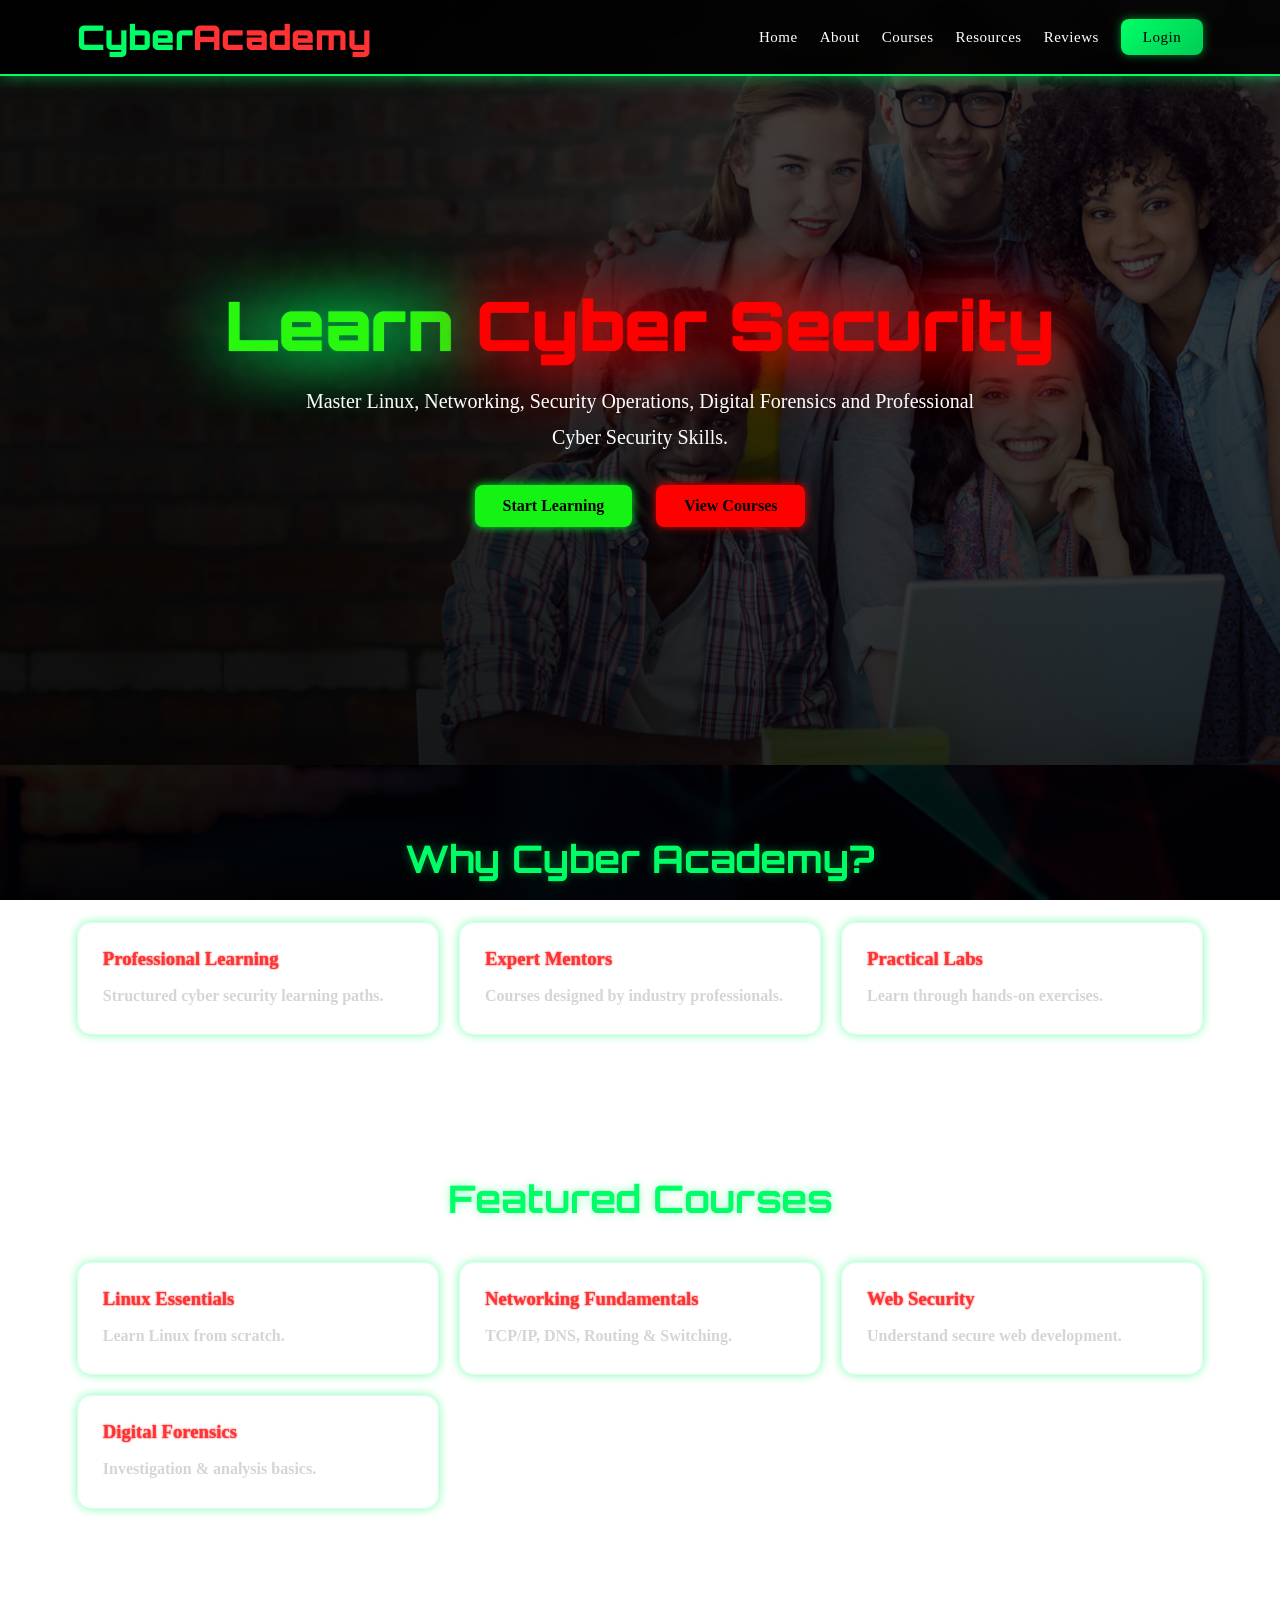
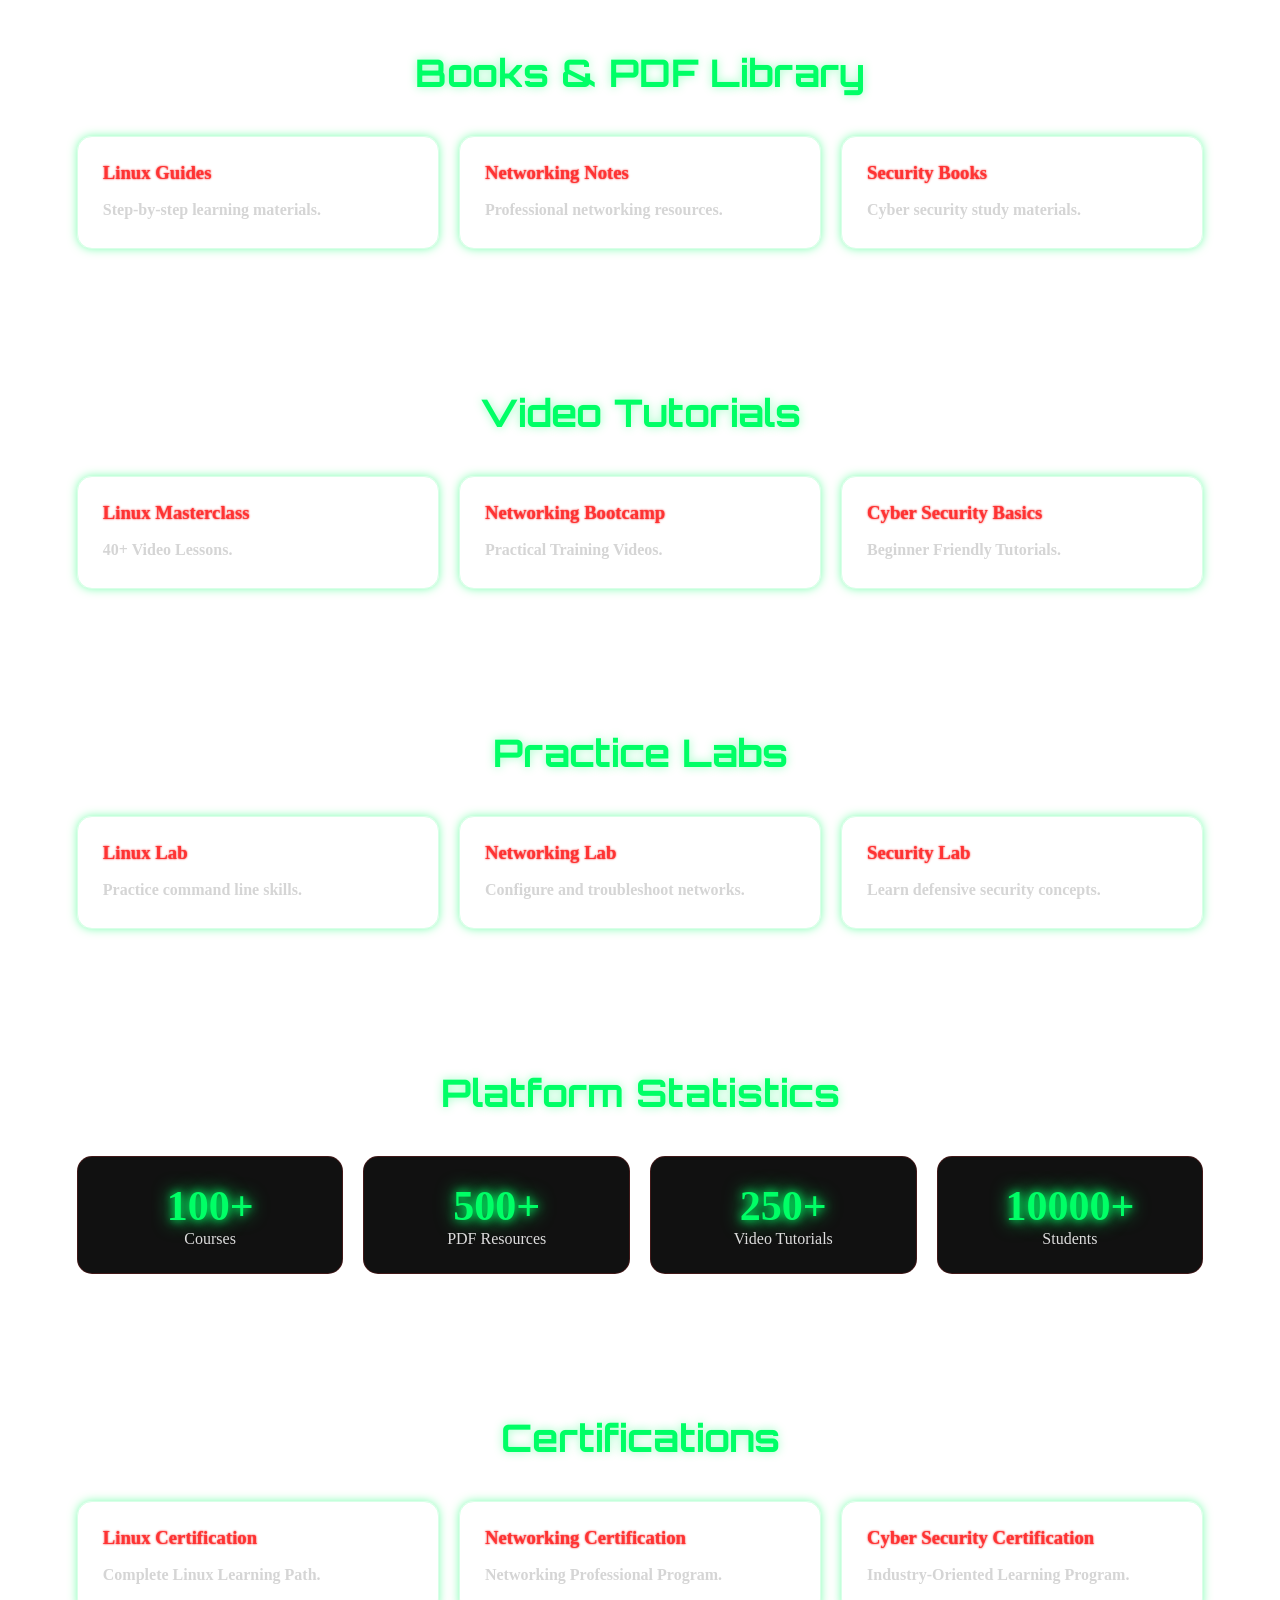
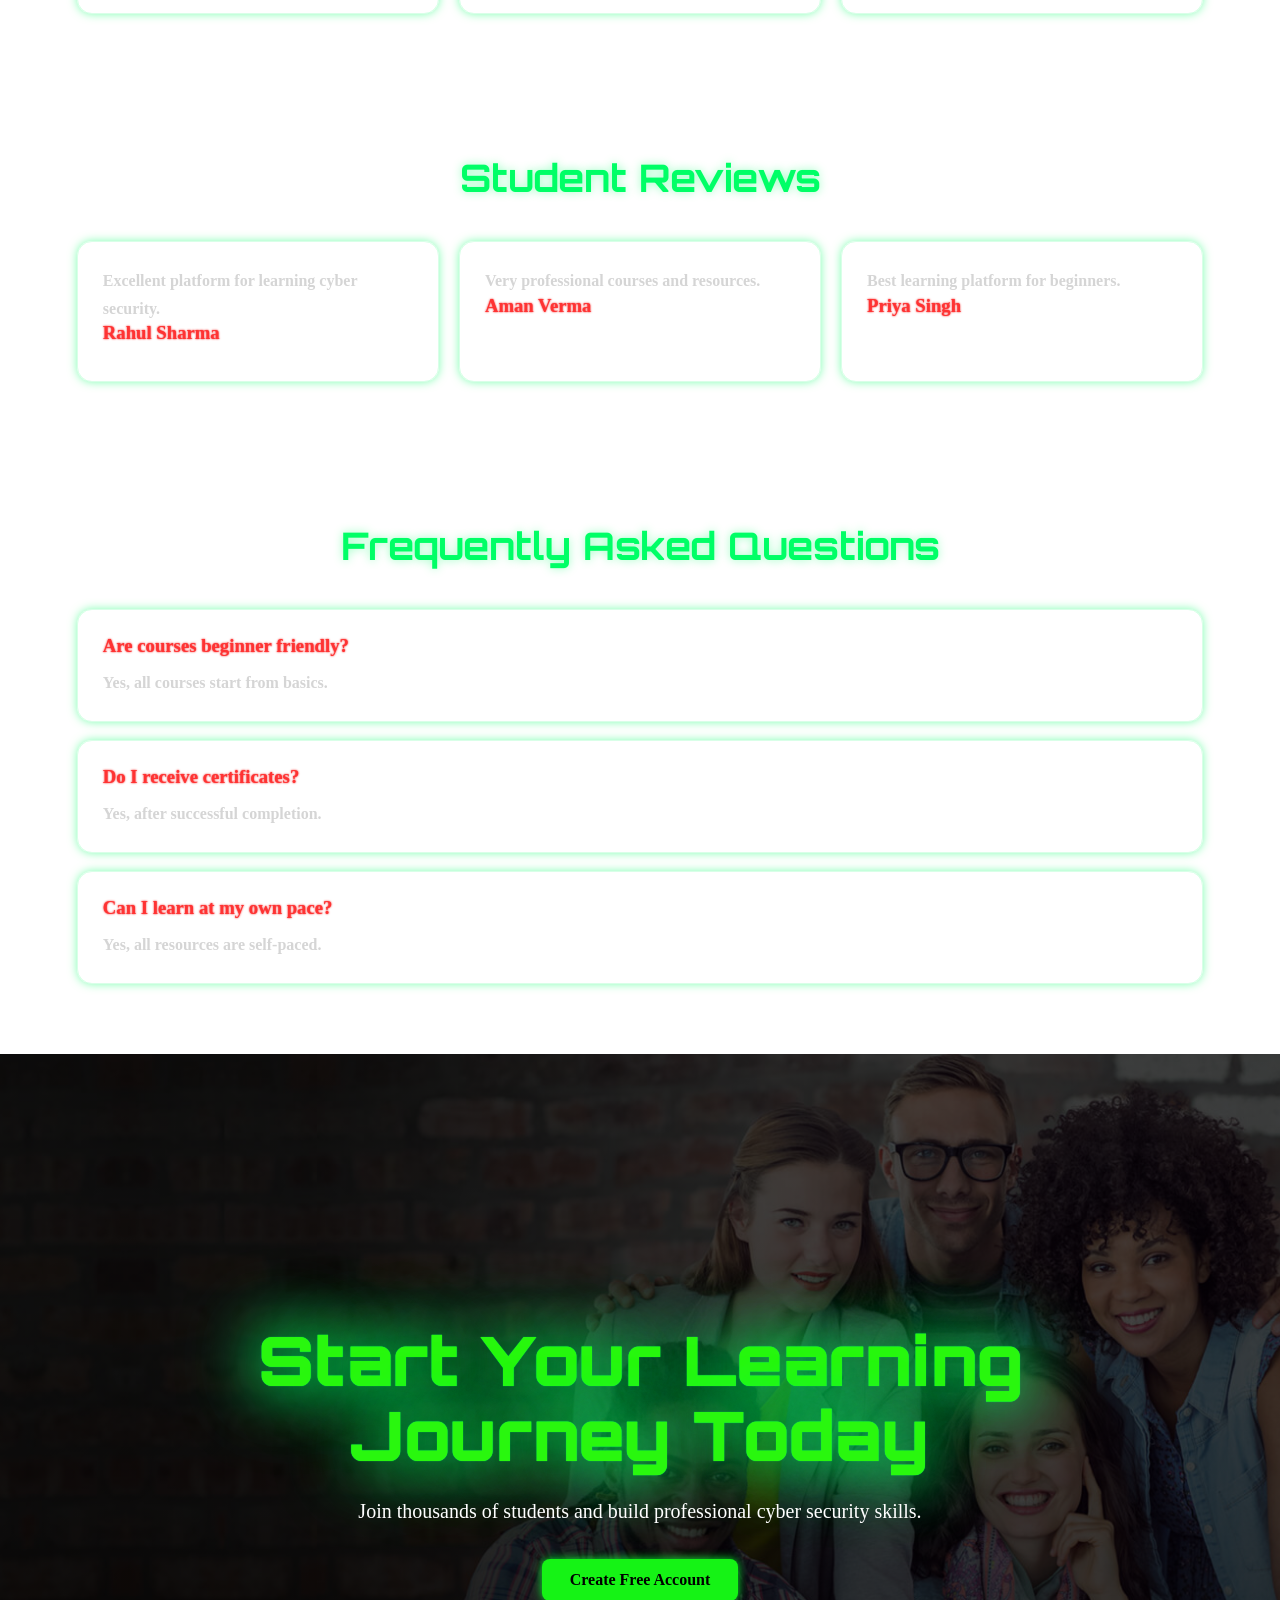
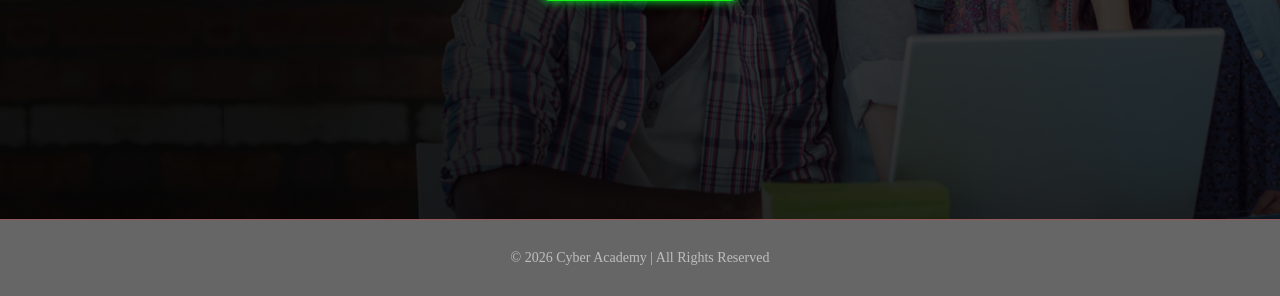
<file: index.html>
<!DOCTYPE html>
<html lang="en">
<head>
    <meta charset="UTF-8">
    <meta name="viewport" content="width=device-width, initial-scale=1.0">
    <title>Cyber Academy</title>
    <link rel="stylesheet" href="style.css">
</head>
<body>

<!-- NAVBAR -->
<header>
    <nav class="navbar">

        <div class="logo">
            Cyber<span>Academy</span>
        </div>

        <div class="menu">
            <ul class="nav-links">
                <li><a href="#">Home</a></li>
                <li><a href="about.html">About</a></li>
                <li><a href="videos.html">Courses</a></li>
                <li><a href="pdfs.html">Resources</a></li>
                <li><a href="#reviews">Reviews</a></li>
                <li><a href="login.html" class="login-btn">Login</a></li>
            </ul>
        </div>

    </nav>
</header>

<!-- HERO SECTION -->

<section class="hero">

<div class="hero-content">

<h1>
Learn <span>Cyber Security</span>
</h1>

<p>
Master Linux, Networking, Security Operations,
Digital Forensics and Professional Cyber Security Skills.
</p>

<a href="#" class="btn btn-green">Start Learning</a>
<a href="#" class="btn btn-red">View Courses</a>

</div>

</section>

<!-- ABOUT -->

<section id="about">

<h2 class="section-title">
Why Cyber Academy?
</h2>

<div class="grid">

<div class="card">
<h3>Professional Learning</h3>
<p>
Structured cyber security learning paths.
</p>
</div>

<div class="card">
<h3>Expert Mentors</h3>
<p>
Courses designed by industry professionals.
</p>
</div>

<div class="card">
<h3>Practical Labs</h3>
<p>
Learn through hands-on exercises.
</p>
</div>

</div>

</section>

<!-- COURSES -->

<section id="courses">

<h2 class="section-title">
Featured Courses
</h2>

<div class="grid">

<div class="card">
<h3>Linux Essentials</h3>
<p>Learn Linux from scratch.</p>
</div>

<div class="card">
<h3>Networking Fundamentals</h3>
<p>TCP/IP, DNS, Routing & Switching.</p>
</div>

<div class="card">
<h3>Web Security</h3>
<p>Understand secure web development.</p>
</div>

<div class="card">
<h3>Digital Forensics</h3>
<p>Investigation & analysis basics.</p>
</div>

</div>

</section>

<!-- PDF SECTION -->

<section id="resources">

<h2 class="section-title">
Books & PDF Library
</h2>

<div class="grid">

<div class="card">
<h3>Linux Guides</h3>
<p>Step-by-step learning materials.</p>
</div>

<div class="card">
<h3>Networking Notes</h3>
<p>Professional networking resources.</p>
</div>

<div class="card">
<h3>Security Books</h3>
<p>Cyber security study materials.</p>
</div>

</div>

</section>

<!-- VIDEO SECTION -->

<section>

<h2 class="section-title">
Video Tutorials
</h2>

<div class="grid">

<div class="card">
<h3>Linux Masterclass</h3>
<p>40+ Video Lessons.</p>
</div>

<div class="card">
<h3>Networking Bootcamp</h3>
<p>Practical Training Videos.</p>
</div>

<div class="card">
<h3>Cyber Security Basics</h3>
<p>Beginner Friendly Tutorials.</p>
</div>

</div>

</section>

<!-- LABS -->

<section>

<h2 class="section-title">
Practice Labs
</h2>

<div class="grid">

<div class="card">
<h3>Linux Lab</h3>
<p>Practice command line skills.</p>
</div>

<div class="card">
<h3>Networking Lab</h3>
<p>Configure and troubleshoot networks.</p>
</div>

<div class="card">
<h3>Security Lab</h3>
<p>Learn defensive security concepts.</p>
</div>

</div>

</section>

<!-- STATS -->

<section>

<h2 class="section-title">
Platform Statistics
</h2>

<div class="stats">

<div class="stat-box">
<h2>100+</h2>
<p>Courses</p>
</div>

<div class="stat-box">
<h2>500+</h2>
<p>PDF Resources</p>
</div>

<div class="stat-box">
<h2>250+</h2>
<p>Video Tutorials</p>
</div>

<div class="stat-box">
<h2>10000+</h2>
<p>Students</p>
</div>

</div>

</section>

<!-- CERTIFICATION -->

<section>

<h2 class="section-title">
Certifications
</h2>

<div class="grid">

<div class="card">
<h3>Linux Certification</h3>
<p>Complete Linux Learning Path.</p>
</div>

<div class="card">
<h3>Networking Certification</h3>
<p>Networking Professional Program.</p>
</div>

<div class="card">
<h3>Cyber Security Certification</h3>
<p>Industry-Oriented Learning Program.</p>
</div>

</div>

</section>

<!-- REVIEWS -->

<section id="reviews">

<h2 class="section-title">
Student Reviews
</h2>

<div class="grid">

<div class="card">
<p>
Excellent platform for learning cyber security.
</p>
<h3>Rahul Sharma</h3>
</div>

<div class="card">
<p>
Very professional courses and resources.
</p>
<h3>Aman Verma</h3>
</div>

<div class="card">
<p>
Best learning platform for beginners.
</p>
<h3>Priya Singh</h3>
</div>

</div>

</section>

<!-- FAQ -->

<section>

<h2 class="section-title">
Frequently Asked Questions
</h2>

<div class="card">
<h3>Are courses beginner friendly?</h3>
<p>Yes, all courses start from basics.</p>
</div>

<br>

<div class="card">
<h3>Do I receive certificates?</h3>
<p>Yes, after successful completion.</p>
</div>

<br>

<div class="card">
<h3>Can I learn at my own pace?</h3>
<p>Yes, all resources are self-paced.</p>
</div>

</section>

<!-- CTA -->

<section class="hero">

<div class="hero-content">

<h1>
Start Your Learning Journey Today
</h1>

<p>
Join thousands of students and build
professional cyber security skills.
</p>

<a href="register.html" class="btn btn-green">
Create Free Account
</a>

</div>

</section>

<!-- FOOTER -->

<footer>

<p>
© 2026 Cyber Academy | All Rights Reserved
</p>

</footer>

</body>

</html>
</file>
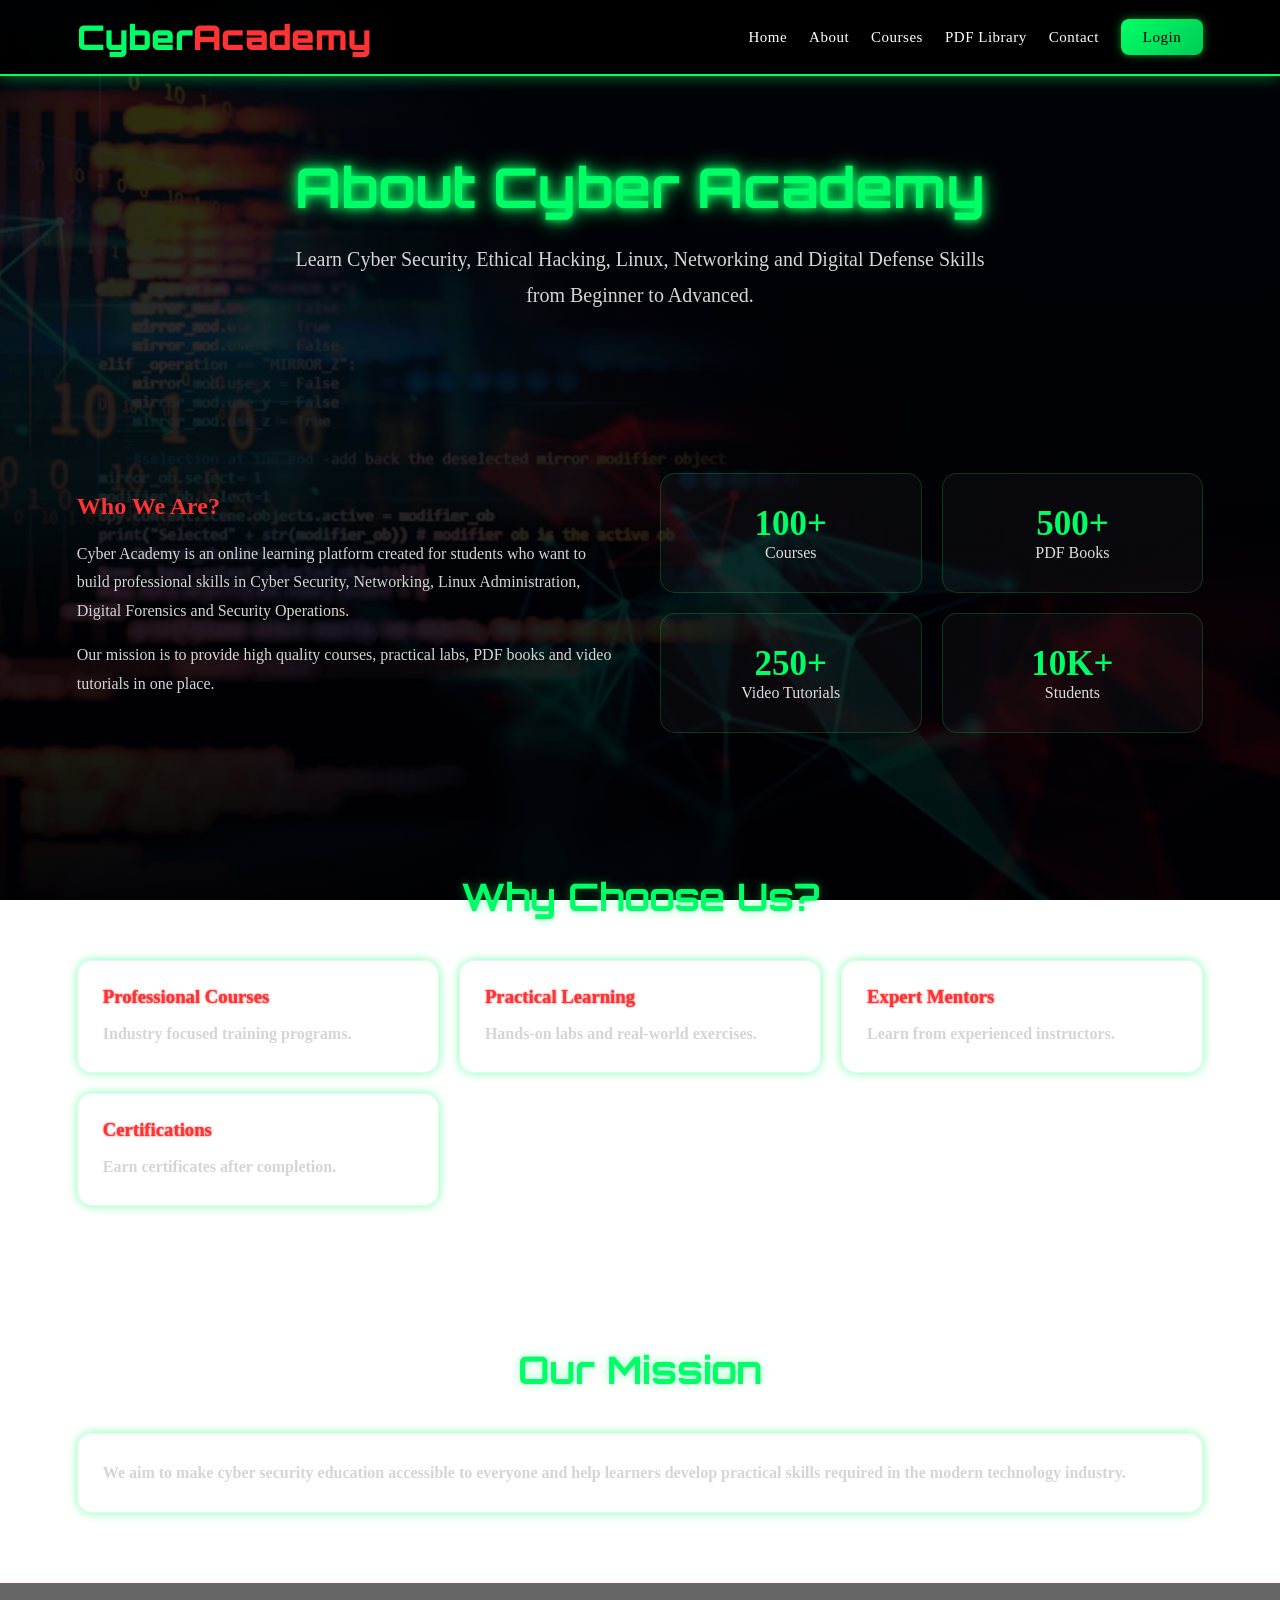
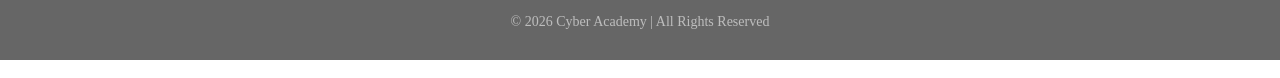
<file: about.html>
<!DOCTYPE html>
<html lang="en">

<head>
    <meta charset="UTF-8">
    <meta name="viewport" content="width=device-width, initial-scale=1.0">
    <title>About Us | Cyber Academy</title>

    <link rel="stylesheet" href="style.css">
</head>

<body>

    <!-- NAVBAR -->

    <header>
        <nav class="navbar">

            <div class="logo">
                Cyber<span>Academy</span>
            </div>

            <div class="menu">
                <ul class="nav-links">
                    <li><a href="index.html">Home</a></li>
                    <li><a href="about.html">About</a></li>
                    <li><a href="courses.html">Courses</a></li>
                    <li><a href="pdfs.html">PDF Library</a></li>
                    <li><a href="contact.html">Contact</a></li>
                    <li><a href="login.html" class="login-btn">Login</a></li>
                </ul>
            </div>

        </nav>
    </header>

    <!-- PAGE TITLE -->

    <section class="about-page">

        <h1 class="page-title">
            About Cyber Academy
        </h1>

        <p class="page-subtitle">
            Learn Cyber Security, Ethical Hacking, Linux, Networking and
            Digital Defense Skills from Beginner to Advanced.
        </p>

    </section>

    <!-- ABOUT -->

    <section>

        <div class="about-container">

            <div class="about-left">

                <h2>Who We Are?</h2>

                <p>
                    Cyber Academy is an online learning platform created
                    for students who want to build professional skills in
                    Cyber Security, Networking, Linux Administration,
                    Digital Forensics and Security Operations.
                </p>

                <p>
                    Our mission is to provide high quality courses,
                    practical labs, PDF books and video tutorials
                    in one place.
                </p>

            </div>

            <div class="about-right">

                <div class="about-box">
                    <h3>100+</h3>
                    <p>Courses</p>
                </div>

                <div class="about-box">
                    <h3>500+</h3>
                    <p>PDF Books</p>
                </div>

                <div class="about-box">
                    <h3>250+</h3>
                    <p>Video Tutorials</p>
                </div>

                <div class="about-box">
                    <h3>10K+</h3>
                    <p>Students</p>
                </div>

            </div>

        </div>

    </section>

    <!-- FEATURES -->

    <section>

        <h2 class="section-title">
            Why Choose Us?
        </h2>

        <div class="grid">

            <div class="card">
                <h3>Professional Courses</h3>
                <p>
                    Industry focused training programs.
                </p>
            </div>

            <div class="card">
                <h3>Practical Learning</h3>
                <p>
                    Hands-on labs and real-world exercises.
                </p>
            </div>

            <div class="card">
                <h3>Expert Mentors</h3>
                <p>
                    Learn from experienced instructors.
                </p>
            </div>

            <div class="card">
                <h3>Certifications</h3>
                <p>
                    Earn certificates after completion.
                </p>
            </div>

        </div>

    </section>

    <!-- MISSION -->

    <section>

        <h2 class="section-title">
            Our Mission
        </h2>

        <div class="card">

            <p>
                We aim to make cyber security education accessible
                to everyone and help learners develop practical
                skills required in the modern technology industry.
            </p>

        </div>

    </section>

    <!-- FOOTER -->

    <footer>

        <p>
            © 2026 Cyber Academy | All Rights Reserved
        </p>

    </footer>

</body>

</html>
```
</file>
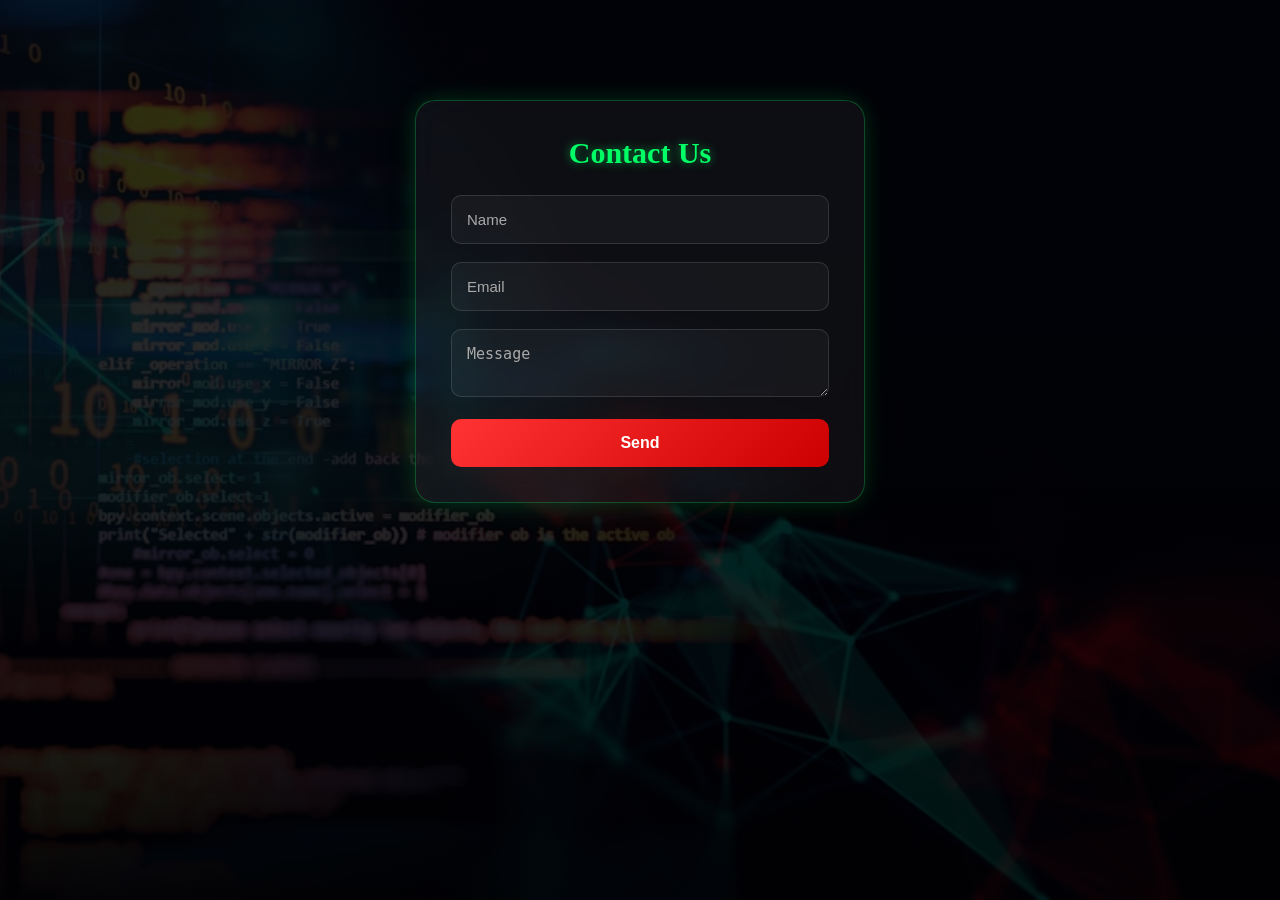
<file: contact.html>
<!DOCTYPE html>
<html>
<head>
<title>Contact</title>
<link rel="stylesheet" href="style.css">
</head>
<body>

<div class="form-container">

<h2>Contact Us</h2>

<form>
    <input type="text" placeholder="Name">
    <input type="email" placeholder="Email">
    <textarea placeholder="Message"></textarea>

    <button>Send</button>
</form>

</div>

</body>
</html>
</file>
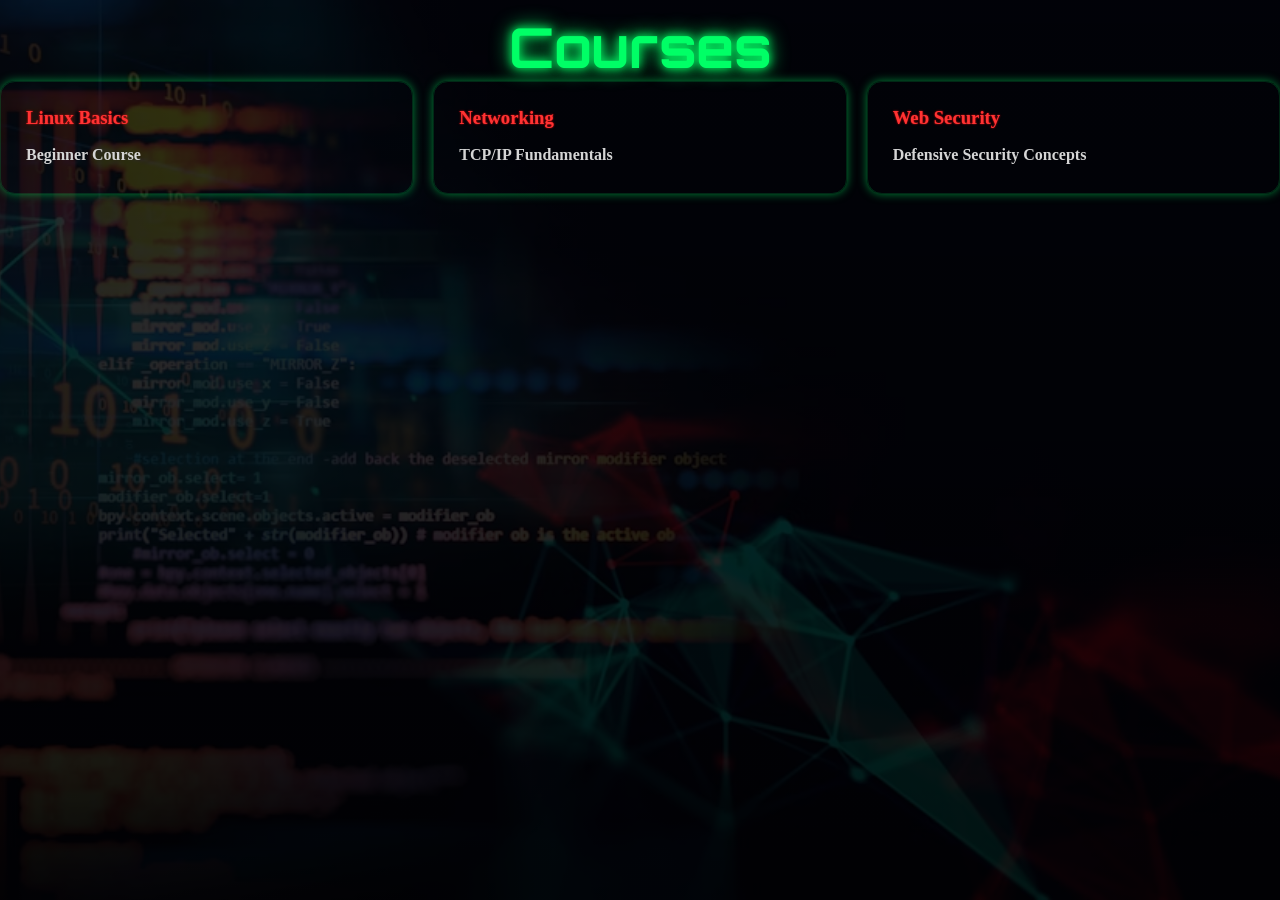
<file: courses.html>
<!DOCTYPE html>
<html>
<head>
<title>Courses</title>
<link rel="stylesheet" href="style.css">
</head>
<body>

<h1 class="page-title">Courses</h1>

<div class="grid">

<div class="card">
    <h3>Linux Basics</h3>
    <p>Beginner Course</p>
</div>

<div class="card">
    <h3>Networking</h3>
    <p>TCP/IP Fundamentals</p>
</div>

<div class="card">
    <h3>Web Security</h3>
    <p>Defensive Security Concepts</p>
</div>

</div>

</body>
</html>
</file>
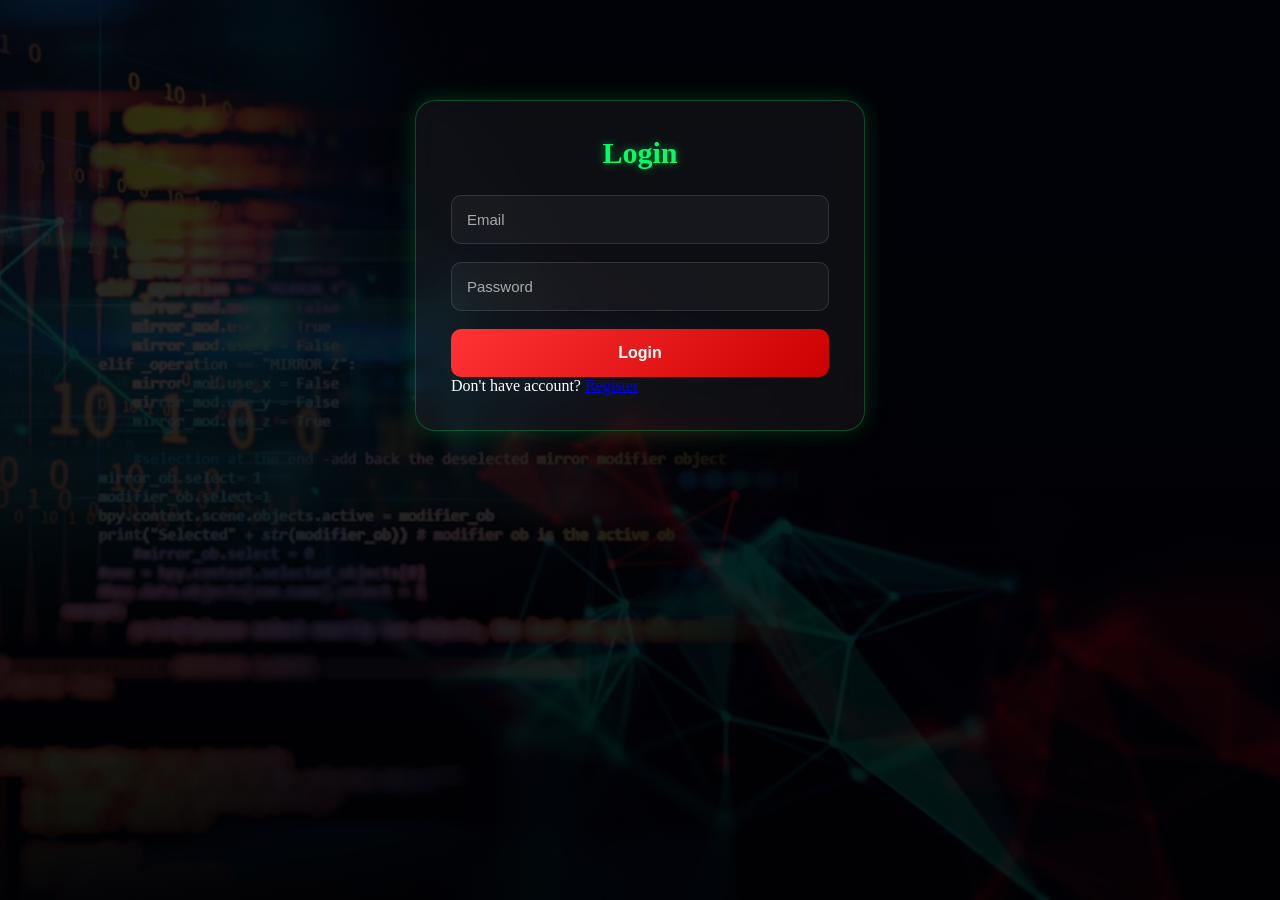
<file: login.html>
<!DOCTYPE html>
<html>
<head>
<title>Login</title>
<link rel="stylesheet" href="style.css">
</head>
<body>

<div class="form-container">
    <h2>Login</h2>

    <form>
        <input type="email" placeholder="Email" required>
        <input type="password" placeholder="Password" required>

        <button type="submit">Login</button>
    </form>

    <p>Don't have account?
        <a href="register.html">Register</a>
    </p>
</div>

</body>
</html>
</file>
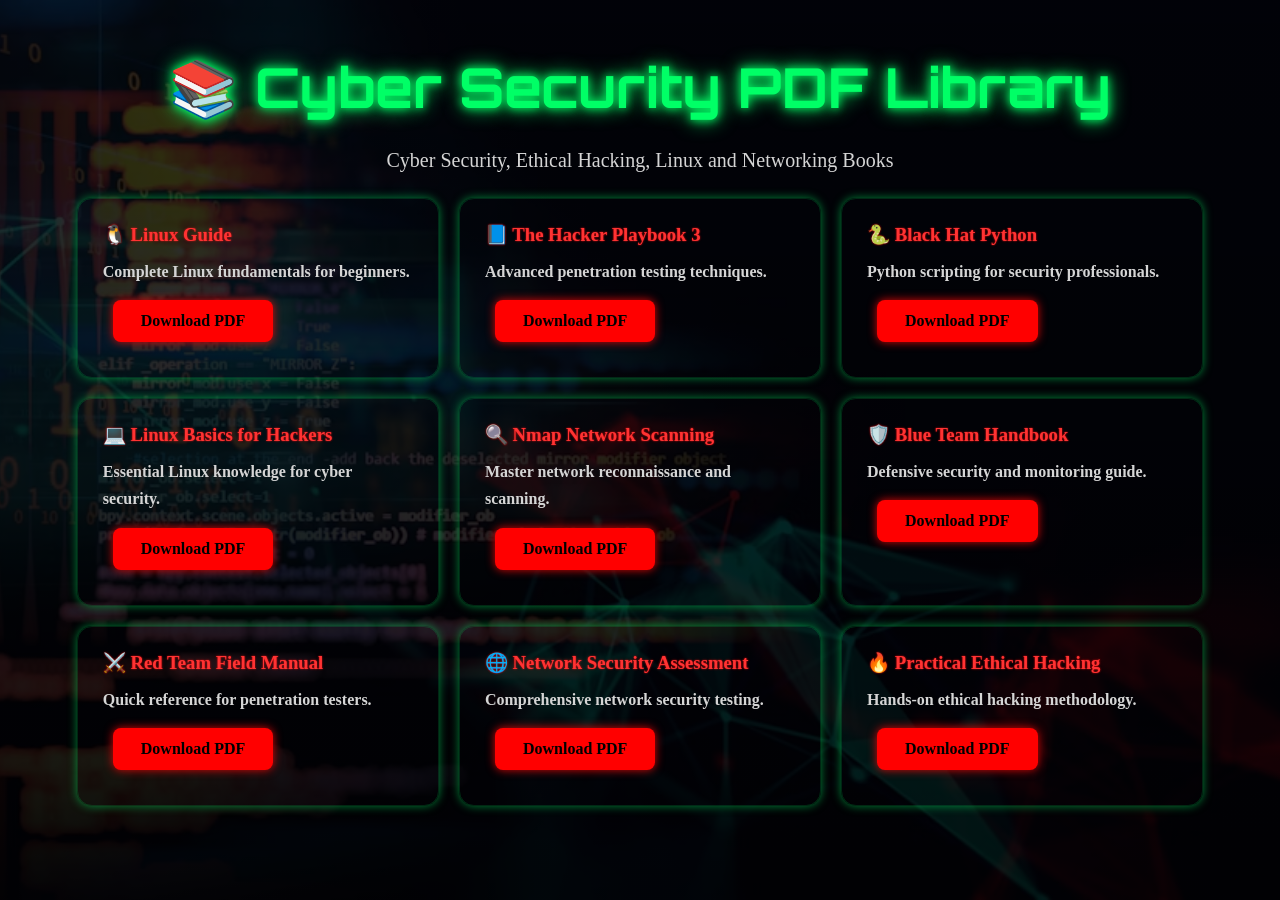
<file: pdfs.html>
<!DOCTYPE html>
<html lang="en">
<head>
<meta charset="UTF-8">
<meta name="viewport" content="width=device-width, initial-scale=1.0">
<title>PDF Library | Cyber Academy</title>
<link rel="stylesheet" href="style.css">
</head>
<body>

<section class="pdf-library">

    <h1 class="page-title">📚 Cyber Security PDF Library</h1>

    <p class="page-subtitle">
         Cyber Security, Ethical Hacking, Linux and Networking Books 
    </p>

    <div class="grid">

        <div class="card">
            <h3>🐧 Linux Guide</h3>
            <p>Complete Linux fundamentals for beginners.</p>
            <a href="#" class="btn btn-red">Download PDF</a>
        </div>

        <div class="card">
            <h3>📘 The Hacker Playbook 3</h3>
            <p>Advanced penetration testing techniques.</p>
            <a href="#" class="btn btn-red">Download PDF</a>
        </div>

        <div class="card">
            <h3>🐍 Black Hat Python</h3>
            <p>Python scripting for security professionals.</p>
            <a href="#" class="btn btn-red">Download PDF</a>
        </div>

        <div class="card">
            <h3>💻 Linux Basics for Hackers</h3>
            <p>Essential Linux knowledge for cyber security.</p>
            <a href="#" class="btn btn-red">Download PDF</a>
        </div>

        <div class="card">
            <h3>🔍 Nmap Network Scanning</h3>
            <p>Master network reconnaissance and scanning.</p>
            <a href="#" class="btn btn-red">Download PDF</a>
        </div>

        <div class="card">
            <h3>🛡️ Blue Team Handbook</h3>
            <p>Defensive security and monitoring guide.</p>
            <a href="#" class="btn btn-red">Download PDF</a>
        </div>

        <div class="card">
            <h3>⚔️ Red Team Field Manual</h3>
            <p>Quick reference for penetration testers.</p>
            <a href="#" class="btn btn-red">Download PDF</a>
        </div>

        <div class="card">
            <h3>🌐 Network Security Assessment</h3>
            <p>Comprehensive network security testing.</p>
            <a href="#" class="btn btn-red">Download PDF</a>
        </div>

        <div class="card">
            <h3>🔥 Practical Ethical Hacking</h3>
            <p>Hands-on ethical hacking methodology.</p>
            <a href="#" class="btn btn-red">Download PDF</a>
        </div>

    </div>

</section>

</body>
</html>
</file>
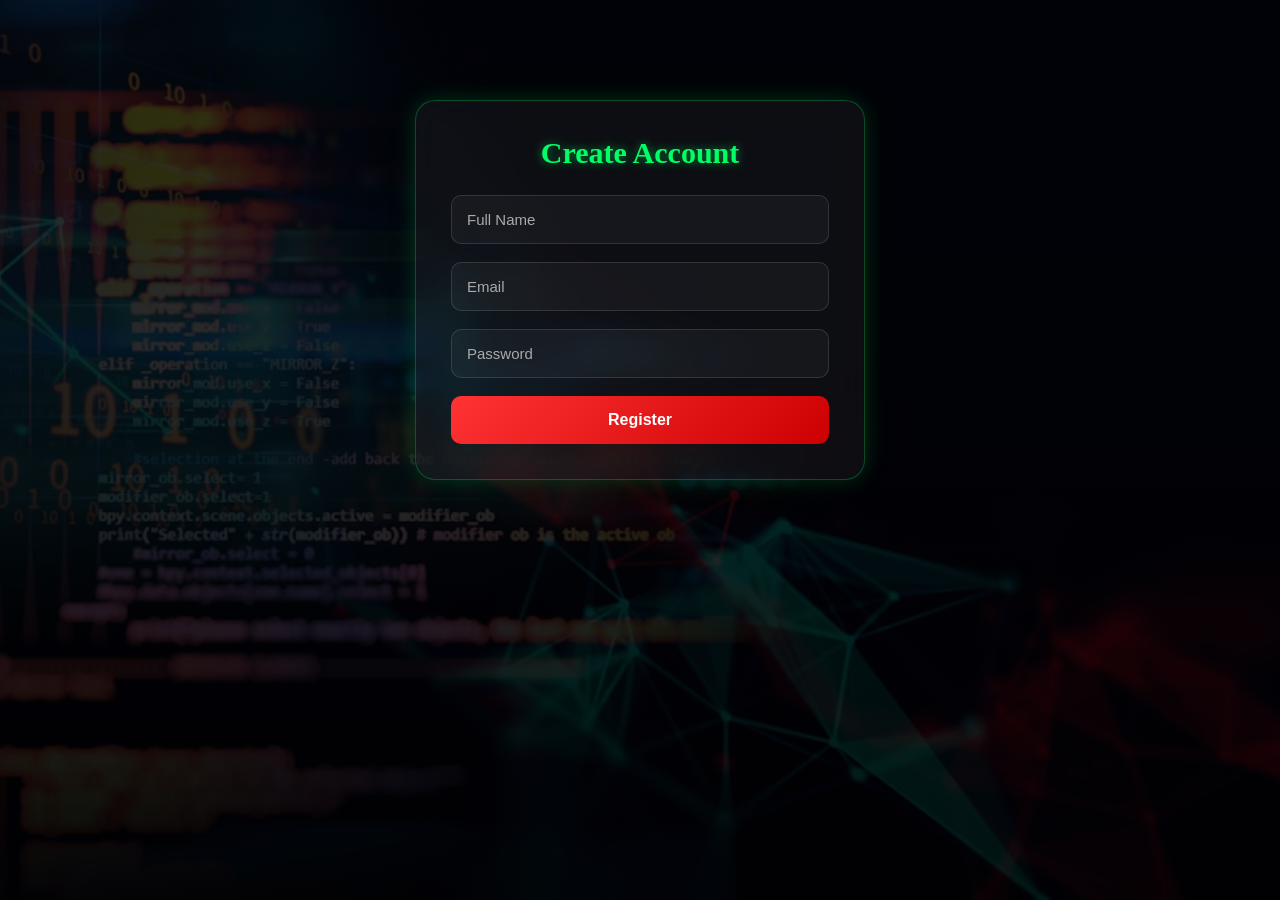
<file: register.html>
<!DOCTYPE html>
<html>
<head>
<title>Register</title>
<link rel="stylesheet" href="style.css">
</head>
<body>

<div class="form-container">

<h2>Create Account</h2>

<form>
    <input type="text" placeholder="Full Name">
    <input type="email" placeholder="Email">
    <input type="password" placeholder="Password">

    <button type="submit">Register</button>
</form>

</div>

</body>
</html>
</file>
<file: style.css>
@import url('https://fonts.googleapis.com/css2?family=Orbitron:wght@500;700;900&family=Poppins:wght@300;400;500;600;700&display=swap');

:root{
    --green:#00ff66;
    --red:#ff3333;
    --dark:#050505;
    --card:#111111;
    --text:#ffffff;
    --gray:#cfcfcf;
}

/* RESET */

*{
    margin:0;
    padding:0;
    box-sizing:border-box;
}

html{
    scroll-behavior:smooth;
}

/* CYBER BACKGROUND */

body{
    background-image: url("010101.avif");
    background-size: cover;
    background-position: center;
    background-repeat: no-repeat;
    background-attachment: fixed;

    color:white;
    background:
    linear-gradient(
        rgba(0,0,0,0.8),
        rgba(0,0,0,0.9)
    ),
    url("010101.avif");

    background-size: cover;
    background-position: center;
    background-repeat: no-repeat;
    background-attachment: fixed;

    color:white;
}



/* NAVBAR */

.navbar{
    position:fixed;
    top:0;
    width:100%;
    z-index:1000;

    display:flex;
    justify-content:space-between;
    align-items:center;

    padding:16px 6%;

    background:rgba(0,0,0,.90);
    backdrop-filter:blur(10px);

    border-bottom:1px solid rgba(0,255,102,.25);

    box-shadow:
    0 0 10px rgba(0,255,102,.15);
}

/* LOGO */

.logo{
    font-size:34px;
    font-family:'Orbitron',sans-serif;
    font-weight:900;

    color:#00ff66 !important;

    
}

.logo span{
    color:#ff3333 !important;

    
}
/* MENU */

.menu{
    display:flex;
    align-items:center;
}

.nav-links{
    display:flex;
    align-items:center;
    gap:30px;
    list-style:none;
}

.nav-links li{
    position:relative;
}

.nav-links li a{
    color:#ffffff;
    text-decoration:none;
    font-size:15px;
    font-weight:500;
    letter-spacing:.5px;
    transition:.3s ease;
}

/* Hover Effect */

.nav-links li a:hover{
    color:#00ff66;
}

/* Neon Underline */

.nav-links li a::after{
    content:'';
    position:absolute;
    left:0;
    bottom:-6px;
    width:0%;
    height:2px;

    background:linear-gradient(
        90deg,
        #00ff66,
        #ff3333
    );

    transition:.4s;
}

.nav-links li a:hover::after{
    width:100%;
}

/* Login Button */

.login-btn{
    background:linear-gradient(
        135deg,
        #00ff66,
        #00cc55
    );

    color:#000 !important;
    padding:10px 22px;
    border-radius:8px;
    font-weight:700;

    box-shadow:
    0 0 10px rgba(0,255,102,.5);

    transition:.3s;
}

.login-btn:hover{
    background:linear-gradient(
        135deg,
        #ff3333,
        #cc0000
    );

    color:#fff !important;

    box-shadow:
    0 0 15px rgba(255,51,51,.5);

    transform:translateY(-2px);
}

/* Login Button se underline remove */

.login-btn::after{
    display:none;
}

/* Mobile */

@media(max-width:768px){

.nav-links{
    gap:15px;
    flex-wrap:wrap;
    justify-content:center;
}

.nav-links li a{
    font-size:14px;
}

.login-btn{
    padding:8px 16px;
}

}

/* Login Button */

.login-btn{
    background:
    linear-gradient(
        135deg,
        #00ff66,
        #00cc55
    );

    color:#000 !important;

    padding:10px 22px;

    border-radius:8px;

    font-weight:700;

    box-shadow:
    0 0 10px rgba(0,255,102,.5);

    transition:.3s;
}

.login-btn:hover{
    transform:translateY(-2px);

    background:
    linear-gradient(
        135deg,
        #ff3333,
        #cc0000
    );

    color:#fff !important;

    box-shadow:
    0 0 15px rgba(255,51,51,.5);
}

/* Remove underline from login button */

.login-btn::after{
    display:none;
}

/* HERO TITLE */

.hero{
    min-height:100vh;

    background:
    linear-gradient(
        rgba(0,0,0,0.7),
        rgba(0,0,0,0.8)
    ),
    url("1010.jpg");

    background-size: cover;
    background-position: center;
    background-repeat: no-repeat;

    display:flex;
    justify-content:center;
    align-items:center;
    text-align:center;
}

.hero h1{
    font-size:70px;
    font-family:'Orbitron',sans-serif;
    font-weight:900;

    color:#00ff66;

    text-shadow:
    0 0 1px #00ff66,
    0 0 80px #00ff66,
    0 0 60px #00ff66;

    
}

.hero h1 span{
    color:#ff3333;

    text-shadow:
    0 0 1px #e20f0f,
    0 0 80px #e20f0f,
    0 0 60px #e20f0f;
}

/* SECTION TITLES */

.section-title{
    color:#00ff66;

    text-shadow:
    0 0 5px #00ff66,
    0 0 10px #00ff66,
    0 0 20px #00ff66;
}

/* RED CARD TITLES */

.card h3{

    text-shadow:
    0 0 2px rgb(240, 12, 12);
}

/* GREEN STATS */

.stat-box h2{
    color:#00ff66;

    text-shadow:
    0 0 10px #00ff66,
    0 0 20px #00ff66;
}

/* NAVBAR */

.navbar{
    border-bottom:2px solid #00ff66;

    box-shadow:
    0 0 15px rgba(0,255,102,.5);
}

/* FOOTER */

footer{
    border-top:2px solid #ff3333;
}


.navbar ul{
    list-style:none;
    display:flex;
    gap:22px;
}

.navbar ul li a{
    text-decoration:none;
    color:white;
    font-size:15px;
    transition:.3s;
}

.navbar ul li a:hover{
    color:var(--green);
}

/* HERO */

.hero{
    min-height:85vh;

    display:flex;
    justify-content:center;
    align-items:center;

    text-align:center;

    padding:120px 20px 60px;
}

.hero-content{
    max-width:900px;
}

.hero h1{
    font-size:68px;
    line-height:1.1;

    font-family:'Orbitron',sans-serif;
    font-weight:900;

    color:rgb(41, 247, 14);

}

.hero h1 span{
    color:red;

    
}

.hero p{
    margin:20px auto;
    max-width:700px;

    font-size:20px;
    color:#ffffff;

    line-height:1.8;
}

/* BUTTONS */

.btn{
    display:inline-block;

    margin:10px;
    padding:12px 28px;

    border-radius:8px;

    text-decoration:none;
    font-weight:600;

    transition:.3s;
}

.btn-green{
    background:rgb(21, 243, 21);
    color:black;

    box-shadow:
    0 0 10px rgb(10, 235, 48);
}

.btn-red{
    background:red;
    color:black;

    box-shadow:
    0 0 10px rgba(231, 6, 6, 0.952);
}

.btn:hover{
    transform:translateY(-4px);
}

/* SECTIONS */

section{
    padding:70px 6%;
}

.section-title{
    text-align:center;

    font-size:38px;
    margin-bottom:40px;

    color:var(--green);

    font-family:'Orbitron',sans-serif;

    text-shadow:
    0 0 10px rgba(0,255,102,.4);
}

/* GRID */

.grid{
    color: #f71515;
    display:grid;
    grid-template-columns:
    repeat(auto-fit,minmax(280px,1fr));

    gap:20px;
}

/* CARDS */

.card{
       background:
    linear-gradient(
        135deg,
        
    );

    color:#eb2a08 !important;
    
    padding:10px 22px;

    border-radius:8px;

    font-weight:700;

    box-shadow:
    0 0 10px rgba(0,255,102,.5);

    transition:.3s;


    border:1px solid rgba(0,255,102,.15);

    border-radius:15px;

    padding:25px;

    transition:.4s;
}

.card:hover{
    transform:translateY(-6px);

    border-color:var(--green);

    box-shadow:
    0 0 15px rgba(0,255,102,.25);
}

.card h3{
    color:var(--red);
    margin-bottom:12px;
}

.card p{
    color:#d5d5d5;
    line-height:1.7;
}

.page-title{
    text-align:center;
    margin-top:12px;
    font-size:50px;
    color:#00ff66;
    font-family:'Orbitron',sans-serif;

    text-shadow:
    0 0 10px #00ff66,
    0 0 20px #00ff66;
}



.page-subtitle{
    text-align:center;
    color:#ccc;
    margin-bottom:40px;
    margin-top: 10px;
    font-size: 20px;
}

.pdf-library{
    padding:40px 6%;
}

.card .btn{
    
    margin-top:15px;
    display:inline-block;
}

/* STATS */

.stats{
    display:grid;
    grid-template-columns:
    repeat(auto-fit,minmax(220px,1fr));

    gap:20px;
}

.stat-box{
    background:#111;

    border:1px solid rgba(255,51,51,.20);

    border-radius:15px;

    padding:25px;

    text-align:center;
}

.stat-box h2{
    color:var(--green);
    font-size:42px;
}

.stat-box p{
    color:#ddd;
}

/* =========================
   CYBER GLASS FORM
========================= */

.form-container{
    width:450px;
    max-width:95%;

    margin:100px auto;

    padding:35px;

    background:rgba(255,255,255,0.05);

    backdrop-filter:blur(15px);
    -webkit-backdrop-filter:blur(15px);

    border:1px solid rgba(0,255,102,0.25);

    border-radius:20px;

    box-shadow:
    0 0 20px rgba(0,255,102,0.15),
    0 0 40px rgba(0,255,102,0.05);

    transition:.4s ease;
}

.form-container:hover{
    border-color:#00ff66;

    box-shadow:
    0 0 25px rgba(0,255,102,0.3),
    0 0 50px rgba(0,255,102,0.1);
}

.form-container h2{
    text-align:center;
    margin-bottom:25px;

    font-size:30px;
    font-weight:700;

    color:#00ff66;

    text-shadow:
    0 0 10px rgba(0,255,102,.5);
}

/* INPUTS */

input,
textarea{
    width:100%;

    padding:15px;

    margin-bottom:18px;

    background:rgba(255,255,255,0.04);

    border:1px solid rgba(255,255,255,0.12);

    border-radius:10px;

    color:#fff;

    font-size:15px;

    transition:.3s;
}

input::placeholder,
textarea::placeholder{
    color:#aaa;
}

input:focus,
textarea:focus{
    outline:none;

    border-color:#00ff66;

    background:rgba(255,255,255,0.08);

    box-shadow:
    0 0 10px rgba(0,255,102,.3);
}

/* BUTTON */

button{
    width:100%;

    padding:15px;

    border:none;

    border-radius:10px;

    font-size:16px;
    font-weight:700;

    cursor:pointer;

    background:linear-gradient(
        135deg,
        #ff3333,
        #cc0000
    );

    color:white;

    transition:.3s;
}

button:hover{
    background:linear-gradient(
        135deg,
        #00ff66,
        #00cc55
    );

    color:black;

    box-shadow:
    0 0 15px rgba(0,255,102,.5);

    transform:translateY(-2px);
}

/* FOOTER */

footer{
    text-align:center;

    padding:30px;

    background:rgba(0,0,0,0.6);

    backdrop-filter:blur(10px);

    border-top:1px solid rgba(255,51,51,.3);
}

footer p{
    color:#bdbdbd;
    font-size:14px;
}
/* MOBILE */

@media(max-width:768px){

.hero h1{
    font-size:42px;
}

.hero p{
    font-size:16px;
}

.section-title{
    font-size:30px;
}

.navbar{
    flex-direction:column;
    gap:15px;
}

.navbar ul{
    flex-wrap:wrap;
    justify-content:center;
}

}
.about-page{
    padding-top:140px;
    text-align:center;
}

.page-title{
    font-size:55px;
    color:#00ff66;
    font-family:'Orbitron',sans-serif;

    text-shadow:
    0 0 10px #00ff66,
    0 0 20px #00ff66;
}

.page-subtitle{
    max-width:700px;
    margin:20px auto;
    color:#d5d5d5;
    line-height:1.8;
}

.about-container{
    display:grid;
    grid-template-columns:1fr 1fr;
    gap:40px;
    align-items:center;
}

.about-left h2{
    color:#ff3333;
    margin-bottom:20px;
}

.about-left p{
    color:#d5d5d5;
    line-height:1.8;
    margin-bottom:15px;
}

.about-right{
    display:grid;
    grid-template-columns:repeat(2,1fr);
    gap:20px;
}

.about-box{
    padding:30px;
    border-radius:15px;

    background:rgba(255,255,255,.03);

    border:1px solid rgba(0,255,102,.2);

    text-align:center;
}

.about-box h3{
    color:#00ff66;
    font-size:35px;
}

.about-box p{
    color:#ddd;
}

@media(max-width:768px){

.about-container{
    grid-template-columns:1fr;
}

.about-right{
    grid-template-columns:1fr 1fr;
}

.page-title{
    font-size:40px;
}

}
</file>
